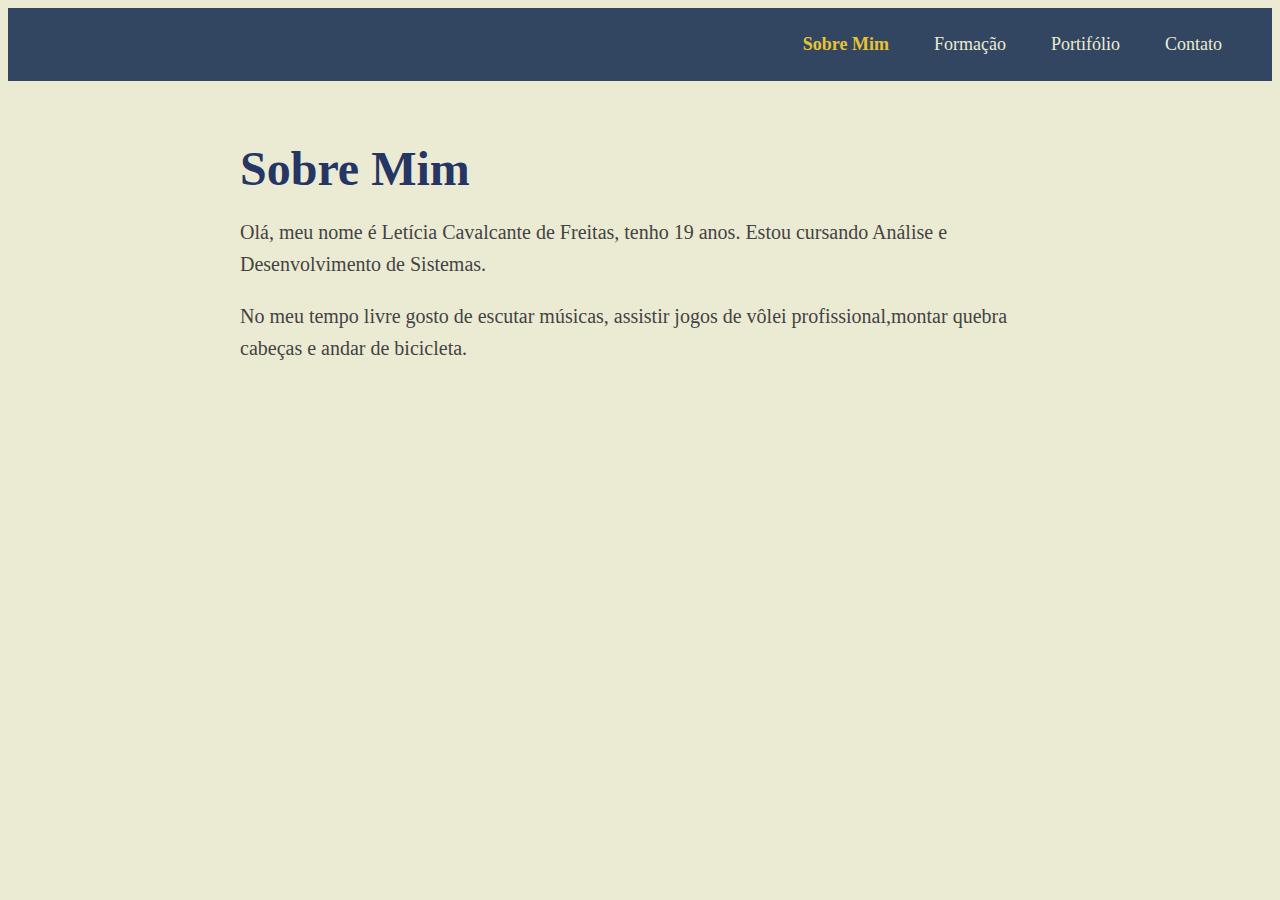
<file: index.html>
<!DOCTYPE html>
<html lang="pt-BR">
<head>
    <meta charset="UTF-8">
    <meta name="viewport" content="width=device-width, initial-scale=1.0">
    <title>Portfólio - Sobre Mim</title>

    <link rel="stylesheet" href="src/css/estilo.css">
</head>
<body>
  <!--menu-->
    <header>
      <nav>
       <ul class="menu">
            <li><a href="index.html" class="ativo">Sobre Mim</a></li>
            <li><a href="formacao.html">Formação</a></li>
            <li><a href="portfolio.html">Portifólio</a></li>
            <li><a href="contato.html">Contato</a></li>
        </ul>
      </nav>
    </header>

    <!--conteudo-->
    <main>
      <section class="conteudo">
          <h1>Sobre Mim</h1>
          <p>Olá, meu nome é Letícia Cavalcante de Freitas, tenho 19 anos. Estou  cursando Análise e Desenvolvimento de Sistemas.</p>
          <p> No meu tempo livre gosto de escutar músicas, assistir jogos de vôlei profissional,montar quebra cabeças e andar de bicicleta.</p>
      </section>
    </main>

</body>
</html>
</file>
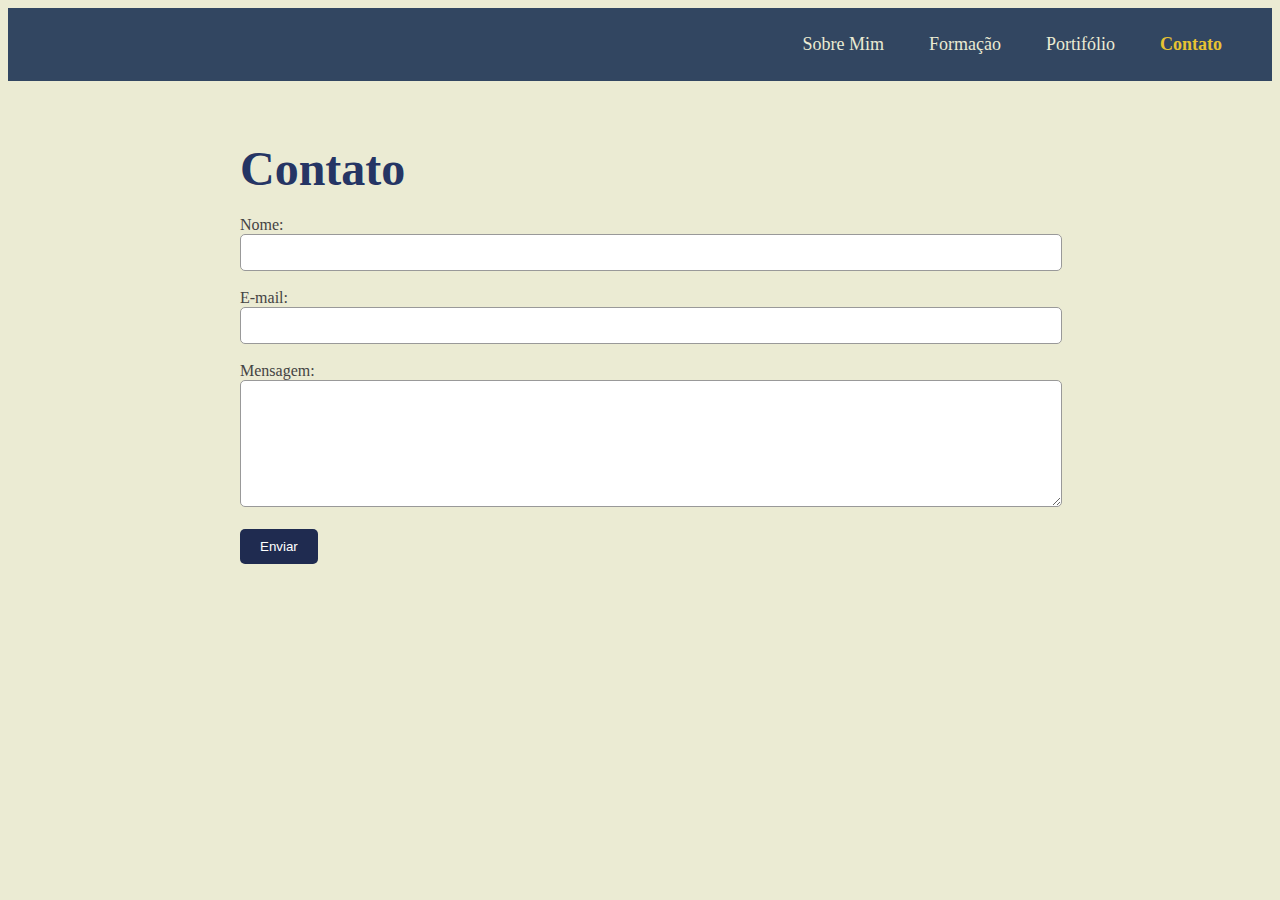
<file: contato.html>
<!DOCTYPE html>
<html lang="pt-BR">
<head>
    <meta charset="UTF-8">
    <meta name="viewport" content="width=device-width, initial-scale=1.0">
    <title>Portfólio - contato</title>

    <link rel="stylesheet" href="src/css/estilo.css">
</head>
<body>
  <!--menu-->
    <header>
      <nav>
        <ul class="menu">
            <li><a href="index.html">Sobre Mim</a></li>
            <li><a href="formacao.html">Formação</a></li>
            <li><a href="portfolio.html">Portifólio</a></li>
            <li><a href="contato.html" class="ativo">Contato</a></li>
        </ul>
      </nav>
    </header>
    
    <!--conteudo-->
    <main>
      <section class="conteudo">
        <h1>Contato</h1>
        <form>
          <label for="nome">Nome:</label>
          <input type="text" id="nome" name="nome"> <br><br>

          <label for="email">E-mail:</label>
          <input type="email" id="email" name="email"> <br><br>

          <label for="mensagem">Mensagem:</label>
          <textarea id="mensagem" name="mensagem" rows="7"> </textarea> <br><br>

          <input type="submit" value="Enviar">
        </form>
      </section>
    </main>

</body>
</html>
</file>
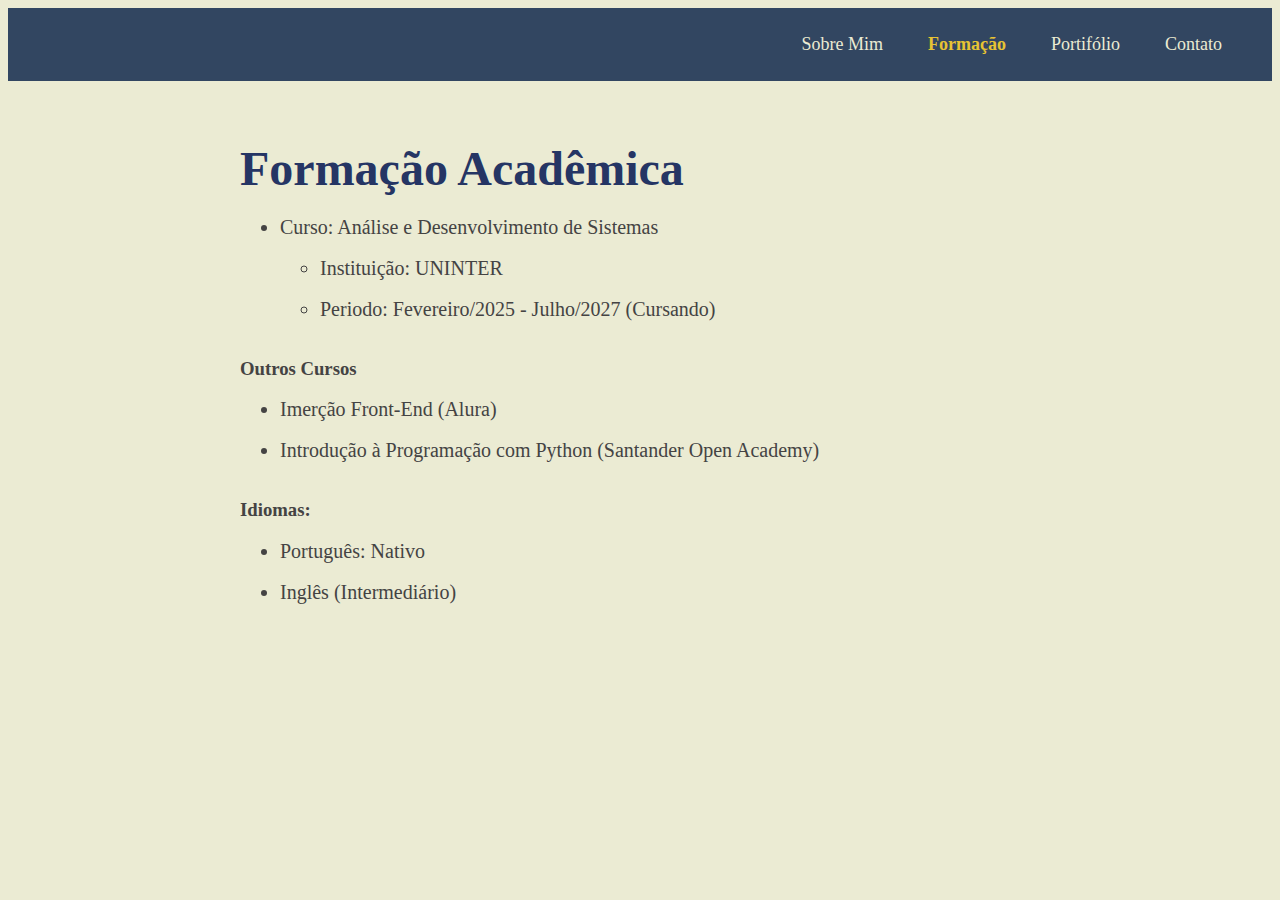
<file: formacao.html>
<!DOCTYPE html>
<html lang="pt-BR">
<head>
    <meta charset="UTF-8">
    <meta name="viewport" content="width=device-width, initial-scale=1.0">
    <title>Portfólio - Formação</title>

    <link rel="stylesheet" href="src/css/estilo.css">
</head>
<body>
    <!--menu-->
    <header>
      <nav>
        <ul class="menu">
            <li><a href="index.html">Sobre Mim</a></li>
            <li><a href="formacao.html" class="ativo">Formação</a></li>
            <li><a href="portfolio.html">Portifólio</a></li>
            <li><a href="contato.html">Contato</a></li>
        </ul>
      </nav>
    </header>

    <!--conteudo-->
    <main>
        <section class="conteudo">
            <h1>Formação Acadêmica</h1>
            <ul>
                <li>Curso: Análise e Desenvolvimento de Sistemas</li> <br>
                <ul>
                    <li>Instituição: UNINTER</li> <br>
                    <li>Periodo: Fevereiro/2025 - Julho/2027 (Cursando)</li> <br>
                </ul>
             </ul>

            <h3>Outros Cursos</h3>
            <ul>
                <li>Imerção Front-End (Alura)</li> <br>
                <li>Introdução à Programação com Python (Santander Open Academy)</li> <br>
            </ul>
            <h3>Idiomas:</h3>
            <ul>
                <li>Português: Nativo</li> <br>
                <li>Inglês (Intermediário)</li> <br>
            </ul>
        </section> 
    </main>
</body>
</html>
</file>
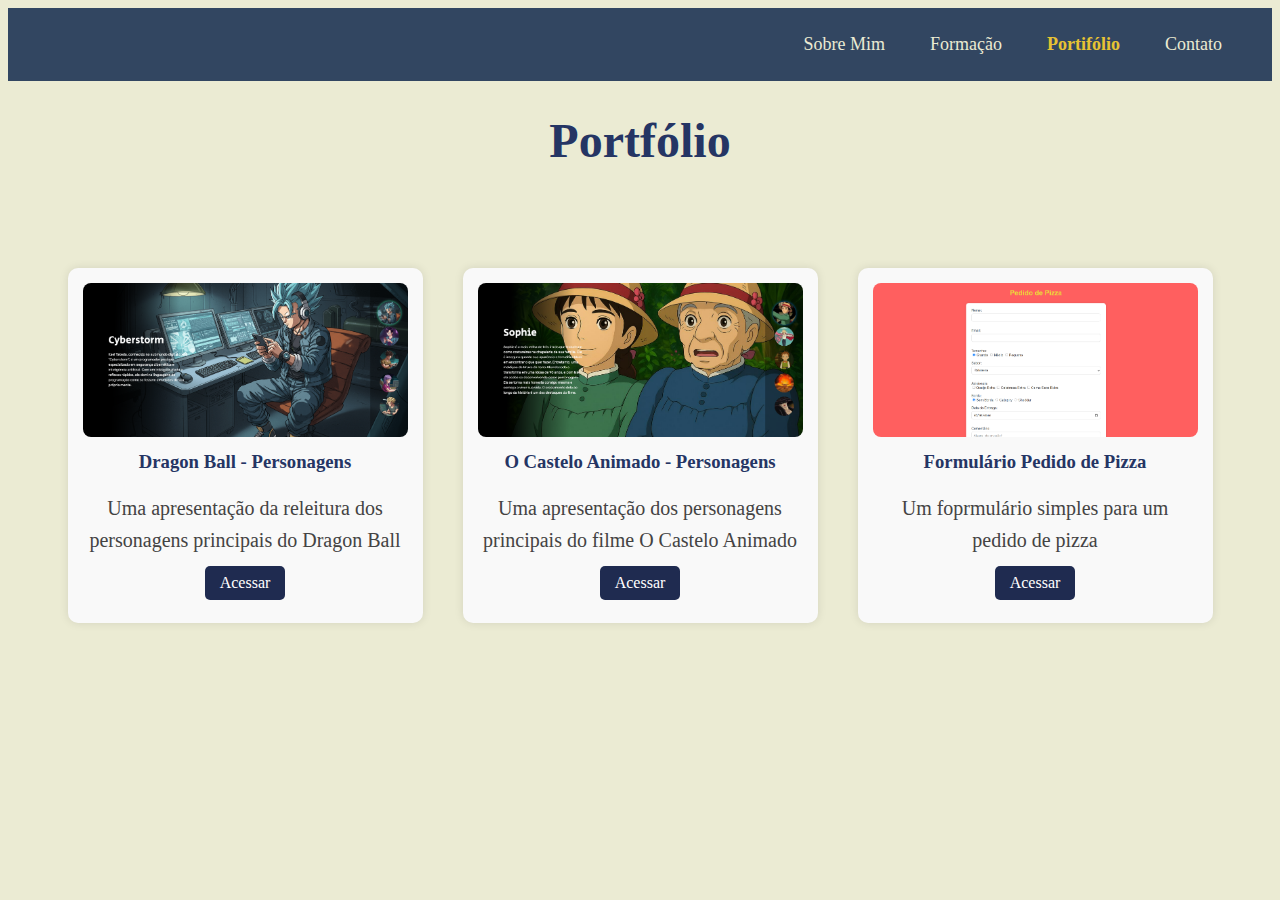
<file: portfolio.html>
<!DOCTYPE html>
<html lang="en">
<head>
    <meta charset="UTF-8">
    <meta name="viewport" content="width=device-width, initial-scale=1.0">
    <title>Portfólio - Projetos</title>

    <link rel="stylesheet" href="src/css/estilo.css">
</head>
<body>
  <!--menu-->
    <header >
      <nav>
        <ul class="menu">
            <li><a href="index.html">Sobre Mim</a></li>
            <li><a href="formacao.html">Formação</a></li>
            <li><a href="portfolio.html" class="ativo">Portifólio</a></li>
            <li><a href="contato.html">Contato</a></li>
        </ul>
      </nav>
    </header>

    <!--conteudo-->
    <main>
      <section>
        <h1 class="titulo">Portfólio</h1>
        
        <div id="portfolio" class="conteudo">
          
          <!--ptojeto 1-->
          <div class="projeto">
            <img src="src/imagens/projeto-dragon-ball.png" alt="Imagem projeto 1">
            <h3>Dragon Ball - Personagens</h3>
            <p>Uma apresentação da releitura dos personagens principais do Dragon Ball</p>
            <a href="https://leticia-cavalcante.github.io/projeto-dragon-ball/" target="blank">Acessar</a>
          </div>

          <!--ptojeto 2-->
          <div class="projeto">
            <img src="src/imagens/o-castelo-animado.png" alt="Imagem projeto 2">
            <h3>O Castelo Animado - Personagens</h3>
            <p>Uma apresentação dos personagens principais do filme O Castelo Animado</p>
            <a href="https://leticia-cavalcante.github.io/O-castelo-Animado-Personagens/" target="blank">Acessar</a>
          </div>

          <!--ptojeto 3-->
          <div class="projeto">
            <img src="src/imagens/pedido-pizza.png" alt="Imagem projeto 3">
            <h3>Formulário Pedido de Pizza</h3>
            <p>Um foprmulário simples para um pedido de pizza</p>
            <a href="https://leticia-cavalcante.github.io/Formulario-Pedido-de-pizza/" target="blank">Acessar</a>
          </div>

        </div>
      </section>
    </main>
</body>
</html>
</file>
<file: src/css/estilo.css>
body {
    background-color: #EBEBD3 ;
    color: #444343;
    overflow: hidden;
}
/* Estilizando o menu */
 header {
   list-style-type: none;
   margin: 0;
   padding: 10px 0;
   background-color: #324661;
   overflow: hidden;
    }

.menu {
    margin-right:  30px;
    list-style: none;
    display: flex;
    justify-content: flex-end;
    gap: 5px;
}

.menu li a {
    color: #EBEBD3 ;
    padding: 10px 20px;
    text-decoration: none;
    font-size: 18px;
    transition: color 0.3s;   
}

.menu li a:hover {
    color: #cfcfcf;
    background-color: #293b52;
    border-radius: 10px;
}

.menu li a.ativo {
    color: #e7c333;
    font-weight: bold;
}

/* Estilizando o conteúdo */
.conteudo {
    max-width: 800px;
    margin: 60px auto;
    padding: 0 20px;
}

.conteudo h1 {
    font-size: 48px;
    color: #253564;
    margin-bottom: 20px;
}

.conteudo p {
    font-size: 20px;
    line-height: 1.6;
    margin-bottom: 15px;
}

.conteudo li {
    font-size: 20px;
}

/* Estlizando o portifólio */
#portfolio {
    text-align: center;
}


#portfolio {
    display: grid;
    grid-template-columns: repeat(3, 1fr); /*3 grades do mesmo tamanho*/
    justify-content: center;
    gap: 40px;
    padding: 40px;
}

.projeto {
    background-color: #f9f9f9;
    border-radius: 10px;
    padding: 15px;
    box-shadow: 0 0 10px rgba(0,0,0,0.1);
    height: 325px;
    width: 325px;
    transition: transform 0.3s;
}

.projeto:hover {
    transform: scale(1.05);
}

.projeto img {
    width: 100%;
    border-radius: 8px;
}

.titulo {
    text-align: center;
    font-size: 48px;
    color: #253564;
}


.projeto h3 {
    margin-top: 10px;
    color: #253564;
}

.projeto p {
    margin: 10px 0;
    color: #444343;
}

.projeto a {
    display: inline-block;
    padding: 8px 15px;
    background-color: #1f2b50;
    color: white;
    text-decoration: none;
    border-radius: 5px;
    transition: background-color 0.3s;
}

.projeto a:hover {
    background-color: #e7c333;
    color: #293b52;
}
  

/* Estilizando o formulário */
form input[type="text"],
form input[type="email"],
form textarea {
    width: 100%;
    padding: 10px;
    border: 1px solid #999;
    border-radius: 5px;
}

form input[type="submit"] {
    background-color: #1f2b50;
    color: white;
    padding: 10px 20px;
    border: none;
    border-radius: 5px;
    cursor: pointer;
    transition: background-color 0.3s;
}

form input[type="submit"]:hover {
    background-color: #e7c333;
    color: #293b52;
}
</file>
